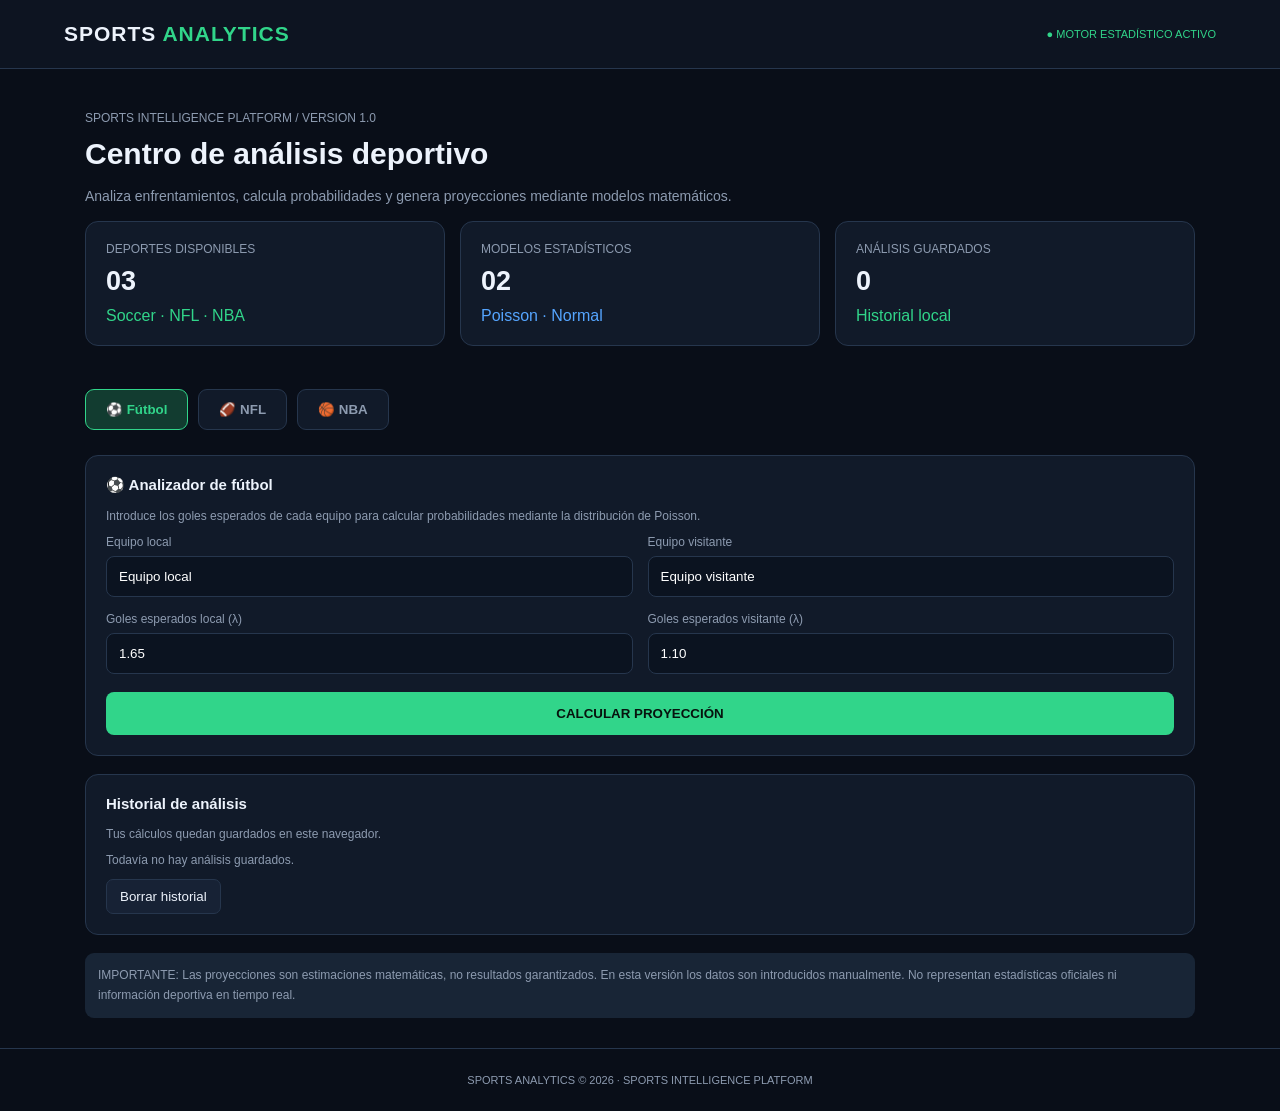
<file: index.html>
<!DOCTYPE html>
<html lang="es">
<head>
<meta charset="UTF-8">
<meta name="viewport" content="width=device-width, initial-scale=1.0">
<title>Sports Analytics</title>
<style>
:root {
  --bg:#090e18; --panel:#111a29; --panel2:#172235;
  --line:#26364d; --green:#31d58a; --text:#edf3fc;
  --muted:#8d9bb0; --blue:#55a5ff;
}
*{box-sizing:border-box}
body{
  margin:0;background:var(--bg);color:var(--text);
  font-family:Arial,sans-serif;
}
header{
  padding:22px 5%;border-bottom:1px solid var(--line);
  display:flex;justify-content:space-between;align-items:center;
  background:#0d1421;gap:12px;flex-wrap:wrap;
}
.brand{font-size:21px;font-weight:800;letter-spacing:1px}
.brand span{color:var(--green)}
.status{font-size:11px;color:var(--green)}
.container{max-width:1150px;margin:auto;padding:30px 20px}
h1{font-size:30px;margin:5px 0 10px}
.subtitle{color:var(--muted);font-size:14px;line-height:1.6}
.tabs{display:flex;gap:10px;margin:25px 0;flex-wrap:wrap}
.tab{
  background:var(--panel);border:1px solid var(--line);
  color:var(--muted);padding:12px 20px;border-radius:9px;
  cursor:pointer;font-weight:bold;
}
.tab.active{background:#123c30;color:var(--green);border-color:var(--green)}
.grid{display:grid;grid-template-columns:repeat(3,1fr);gap:15px}
.card{
  background:var(--panel);border:1px solid var(--line);
  padding:20px;border-radius:13px;margin-bottom:18px;
}
.card h3{margin:0 0 15px;font-size:15px}
.metric{font-size:27px;font-weight:bold;margin:10px 0}
.green{color:var(--green)}
.blue{color:var(--blue)}
.muted{color:var(--muted);font-size:12px}
.formgrid{display:grid;grid-template-columns:1fr 1fr;gap:15px}
label{display:block;font-size:12px;color:var(--muted);margin-bottom:7px}
input,select{
  width:100%;background:#0b1320;color:white;
  border:1px solid var(--line);padding:12px;
  border-radius:8px;outline:none;
}
input:focus,select:focus{border-color:var(--green)}
button.primary{
  background:var(--green);color:#07130e;border:0;
  padding:14px 20px;border-radius:8px;
  font-weight:bold;cursor:pointer;width:100%;margin-top:18px;
}
button.secondary{
  background:var(--panel2);color:var(--text);
  border:1px solid var(--line);padding:9px 13px;
  border-radius:7px;cursor:pointer;
}
.results{display:none;margin-top:20px}
.resultrow{
  display:flex;justify-content:space-between;gap:10px;
  border-bottom:1px solid var(--line);padding:13px 0;
}
.bar{height:9px;background:#27364a;border-radius:10px;overflow:hidden;margin-top:8px}
.fill{height:100%;background:var(--green);border-radius:10px}
.history-item{
  border-bottom:1px solid var(--line);padding:13px 0;
  font-size:13px;display:flex;justify-content:space-between;gap:12px;
}
.notice{
  padding:13px;background:#182536;border-radius:9px;
  color:var(--muted);font-size:12px;line-height:1.6;
}
footer{
  border-top:1px solid var(--line);padding:25px;
  text-align:center;color:var(--muted);font-size:11px;
}
@media(max-width:700px){
  .grid{grid-template-columns:1fr}
  .formgrid{grid-template-columns:1fr}
  h1{font-size:25px}
  .container{padding:22px 14px}
}
</style>
</head>
<body>

<header>
  <div class="brand">SPORTS <span>ANALYTICS</span></div>
  <div class="status">● MOTOR ESTADÍSTICO ACTIVO</div>
</header>

<main class="container">
  <p class="muted">SPORTS INTELLIGENCE PLATFORM / VERSION 1.0</p>
  <h1>Centro de análisis deportivo</h1>
  <p class="subtitle">
    Analiza enfrentamientos, calcula probabilidades y genera
    proyecciones mediante modelos matemáticos.
  </p>

  <div class="grid">
    <div class="card">
      <div class="muted">DEPORTES DISPONIBLES</div>
      <div class="metric">03</div>
      <div class="green">Soccer · NFL · NBA</div>
    </div>
    <div class="card">
      <div class="muted">MODELOS ESTADÍSTICOS</div>
      <div class="metric">02</div>
      <div class="blue">Poisson · Normal</div>
    </div>
    <div class="card">
      <div class="muted">ANÁLISIS GUARDADOS</div>
      <div class="metric" id="savedCount">0</div>
      <div class="green">Historial local</div>
    </div>
  </div>

  <div class="tabs">
    <button class="tab active" onclick="changeSport('soccer',this)">⚽ Fútbol</button>
    <button class="tab" onclick="changeSport('nfl',this)">🏈 NFL</button>
    <button class="tab" onclick="changeSport('nba',this)">🏀 NBA</button>
  </div>

  <section class="card">
    <h3 id="analysisTitle">⚽ Analizador de fútbol</h3>
    <p class="muted" id="analysisDescription">
      Introduce los goles esperados de cada equipo para calcular
      probabilidades mediante la distribución de Poisson.
    </p>

    <div class="formgrid">
      <div>
        <label>Equipo local</label>
        <input id="home" value="Equipo local" maxlength="45">
      </div>
      <div>
        <label>Equipo visitante</label>
        <input id="away" value="Equipo visitante" maxlength="45">
      </div>
      <div>
        <label id="homeLabel">Goles esperados local (λ)</label>
        <input id="homeMean" type="number" min="0.01" max="15"
          step="0.01" value="1.65">
      </div>
      <div>
        <label id="awayLabel">Goles esperados visitante (λ)</label>
        <input id="awayMean" type="number" min="0.01" max="15"
          step="0.01" value="1.10">
      </div>
      <div id="sdHomeBox" style="display:none">
        <label>Desviación estándar local</label>
        <input id="sdHome" type="number" min="0.1" max="100"
          step="0.1" value="12">
      </div>
      <div id="sdAwayBox" style="display:none">
        <label>Desviación estándar visitante</label>
        <input id="sdAway" type="number" min="0.1" max="100"
          step="0.1" value="12">
      </div>
    </div>

    <button class="primary" onclick="analyze()">CALCULAR PROYECCIÓN</button>

    <div class="results" id="results">
      <div class="card" style="background:#0b1421;margin-top:20px">
        <div class="muted">RESULTADO DEL MODELO</div>
        <h3 id="resultTitle" style="margin-top:12px"></h3>
        <div class="metric green" id="resultScore"></div>
        <div class="muted" id="resultSubtitle"></div>
      </div>

      <h3>Probabilidades calculadas</h3>
      <div id="probabilities"></div>

      <div class="notice" id="modelNote"></div>
      <div class="card" style="background:#0b1421;margin-top:15px">
  <h3>SIMULACIÓN MONTE CARLO</h3>
  <div class="metric green" id="simCount">10,000</div>
  <p class="muted">Escenarios simulados por enfrentamiento</p>
  <div id="simulation"></div>
</div>
      <button class="secondary" onclick="saveAnalysis()">GUARDAR ANÁLISIS</button>
    </div>
  </section>

  <section class="card">
    <h3>Historial de análisis</h3>
    <p class="muted">Tus cálculos quedan guardados en este navegador.</p>
    <div id="history"></div>
    <button class="secondary" onclick="clearHistory()">Borrar historial</button>
  </section>

  <div class="notice">
    IMPORTANTE: Las proyecciones son estimaciones matemáticas,
    no resultados garantizados. En esta versión los datos son
    introducidos manualmente. No representan estadísticas
    oficiales ni información deportiva en tiempo real.
  </div>
</main>

<footer>
  SPORTS ANALYTICS © 2026 · SPORTS INTELLIGENCE PLATFORM
</footer>

<script>

let sport = "soccer";
let lastAnalysis = null;
const SIMULATIONS = 10000;

function changeSport(value,button){
  sport=value;
  document.querySelectorAll(".tab").forEach(
    b=>b.classList.remove("active")
  );
  button.classList.add("active");

  const soccer=sport==="soccer";

  document.getElementById("analysisTitle").textContent=
    soccer?"⚽ Analizador de fútbol":
    sport==="nfl"?"🏈 Analizador NFL":"🏀 Analizador NBA";

  document.getElementById("analysisDescription").textContent=
    soccer
    ?"Modelo Poisson y simulación Monte Carlo de goles."
    :"Modelo normal y simulación Monte Carlo de puntos.";

  document.getElementById("homeLabel").textContent=
    soccer?"Goles esperados local (λ)":"Puntos esperados local";

  document.getElementById("awayLabel").textContent=
    soccer?"Goles esperados visitante (λ)":"Puntos esperados visitante";

  document.getElementById("sdHomeBox").style.display=
    soccer?"none":"block";
  document.getElementById("sdAwayBox").style.display=
    soccer?"none":"block";

  document.getElementById("homeMean").value=
    soccer?1.65:sport==="nfl"?24:112;
  document.getElementById("awayMean").value=
    soccer?1.10:sport==="nfl"?20:108;

  document.getElementById("results").style.display="none";
}

function poisson(lambda,k){
  let p=Math.exp(-lambda);
  for(let i=1;i<=k;i++)p*=lambda/i;
  return p;
}

function erf(x){
  const sign=x<0?-1:1;
  x=Math.abs(x);
  const t=1/(1+0.3275911*x);
  const y=1-(((((1.061405429*t-1.453152027)*t)
    +1.421413741)*t-0.284496736)*t
    +0.254829592)*t*Math.exp(-x*x);
  return sign*y;
}

function normalCDF(x){
  return 0.5*(1+erf(x/Math.sqrt(2)));
}

// Generador de números normales: Box-Muller
function randomNormal(mean,sd){
  let u=0,v=0;
  while(u===0)u=Math.random();
  while(v===0)v=Math.random();

  const z=Math.sqrt(-2*Math.log(u))*Math.cos(2*Math.PI*v);
  return mean+sd*z;
}

// Generador de goles mediante Poisson
function randomPoisson(lambda){
  const limit=Math.exp(-lambda);
  let product=1;
  let k=0;

  do{
    k++;
    product*=Math.random();
  }while(product>limit);

  return k-1;
}

// Motor Monte Carlo
function monteCarlo(a,b,sdA,sdB){
  let winsA=0,winsB=0,draws=0;
  let totalA=0,totalB=0;
  let scoreFrequency={};

  for(let i=0;i<SIMULATIONS;i++){
    let scoreA,scoreB;

    if(sport==="soccer"){
      scoreA=randomPoisson(a);
      scoreB=randomPoisson(b);
    }else{
      scoreA=Math.max(0,Math.round(randomNormal(a,sdA)));
      scoreB=Math.max(0,Math.round(randomNormal(b,sdB)));
    }

    totalA+=scoreA;
    totalB+=scoreB;

    if(scoreA>scoreB)winsA++;
    else if(scoreA<scoreB)winsB++;
    else draws++;

    const key=scoreA+" - "+scoreB;
    scoreFrequency[key]=(scoreFrequency[key]||0)+1;
  }

  const sortedScores=Object.entries(scoreFrequency)
    .sort((x,y)=>y[1]-x[1]);

  return {
    winsA:100*winsA/SIMULATIONS,
    winsB:100*winsB/SIMULATIONS,
    draws:100*draws/SIMULATIONS,
    avgA:totalA/SIMULATIONS,
    avgB:totalB/SIMULATIONS,
    mostFrequent:sortedScores[0][0],
    frequency:sortedScores[0][1]*100/SIMULATIONS
  };
}

function displaySimulation(result,home,away){
  const rows=[
    {name:"Victoria "+home,value:result.winsA},
    ...(sport==="soccer"?[{name:"Empate",value:result.draws}]:[]),
    {name:"Victoria "+away,value:result.winsB}
  ];

  document.getElementById("simulation").innerHTML=`
    <div class="resultrow">
      <span>Simulaciones realizadas</span>
      <strong class="green">10,000</strong>
    </div>
    ${rows.map(r=>`
      <div style="margin:13px 0">
        <div class="resultrow">
          <span>${r.name}</span>
          <strong>${r.value.toFixed(2)}%</strong>
        </div>
        <div class="bar">
          <div class="fill" style="width:${r.value}%"></div>
        </div>
      </div>
    `).join("")}
    <div class="resultrow">
      <span>Promedio ${home}</span>
      <strong>${result.avgA.toFixed(2)}</strong>
    </div>
    <div class="resultrow">
      <span>Promedio ${away}</span>
      <strong>${result.avgB.toFixed(2)}</strong>
    </div>
    <div class="resultrow">
      <span>Marcador más frecuente</span>
      <strong class="green">${result.mostFrequent}</strong>
    </div>
    <div class="resultrow">
      <span>Frecuencia del marcador</span>
      <strong>${result.frequency.toFixed(2)}%</strong>
    </div>
  `;
}

function analyze(){
  const home=document.getElementById("home").value.trim();
  const away=document.getElementById("away").value.trim();
  const a=Number(document.getElementById("homeMean").value);
  const b=Number(document.getElementById("awayMean").value);

  if(!home||!away||home.toLowerCase()===away.toLowerCase()){
    alert("Introduce dos equipos diferentes.");
    return;
  }

  const max=sport==="soccer"?15:300;

  if(!Number.isFinite(a)||!Number.isFinite(b)||
     a<=0||b<=0||a>max||b>max){
    alert("Introduce valores válidos.");
    return;
  }

  let sdA=0,sdB=0;

  if(sport!=="soccer"){
    sdA=Number(document.getElementById("sdHome").value);
    sdB=Number(document.getElementById("sdAway").value);

    if(!Number.isFinite(sdA)||!Number.isFinite(sdB)||
       sdA<=0||sdB<=0||sdA>100||sdB>100){
      alert("Introduce desviaciones estándar válidas.");
      return;
    }
  }

  let rows=[];
  let score="";
  let note="";

  if(sport==="soccer"){
    let winA=0,draw=0,winB=0,best=-1;
    let bestScore="";

    for(let i=0;i<=12;i++){
      for(let j=0;j<=12;j++){
        const p=poisson(a,i)*poisson(b,j);

        if(i>j)winA+=p;
        else if(i===j)draw+=p;
        else winB+=p;

        if(p>best){
          best=p;
          bestScore=i+" - "+j;
        }
      }
    }

    let under25=0,bothScore=0;

    for(let i=0;i<=12;i++){
      for(let j=0;j<=12;j++){
        const p=poisson(a,i)*poisson(b,j);

        if(i+j<=2)under25+=p;
        if(i>0&&j>0)bothScore+=p;
      }
    }

    rows=[
      {name:"Victoria "+home,value:winA*100},
      {name:"Empate",value:draw*100},
      {name:"Victoria "+away,value:winB*100},
      {name:"Más de 2.5 goles",value:(1-under25)*100},
      {name:"Menos de 2.5 goles",value:under25*100},
      {name:"Ambos equipos marcan",value:bothScore*100}
    ];

    score=bestScore;
    note="Modelo Poisson independiente. Goles esperados: "+
      home+" "+a+" / "+away+" "+b+".";
  }else{
    const combinedSD=Math.sqrt(sdA*sdA+sdB*sdB);
    const p=normalCDF((a-b)/combinedSD);

    rows=[
      {name:"Victoria "+home,value:p*100},
      {name:"Victoria "+away,value:(1-p)*100}
    ];

    score=a.toFixed(1)+" - "+b.toFixed(1);

    note="Modelo normal de diferencia de puntos. "+
      "Desviación estándar combinada: "+
      combinedSD.toFixed(2)+".";
  }

  const simulation=monteCarlo(a,b,sdA,sdB);

  document.getElementById("resultTitle").textContent=
    home+" vs "+away;

  document.getElementById("resultScore").textContent=score;

  document.getElementById("resultSubtitle").textContent=
    "Proyección matemática inicial";

  document.getElementById("probabilities").innerHTML=
    rows.map(r=>`
      <div style="margin:15px 0">
        <div class="resultrow">
          <span>${r.name}</span>
          <strong>${r.value.toFixed(2)}%</strong>
        </div>
        <div class="bar">
          <div class="fill" style="width:${Math.min(100,Math.max(0,r.value))}%"></div>
        </div>
      </div>
    `).join("");

  document.getElementById("modelNote").textContent=note;

  displaySimulation(simulation,home,away);

  document.getElementById("results").style.display="block";

  lastAnalysis={
    sport,home,away,score,
    date:new Date().toLocaleString("es-MX"),
    probabilities:rows,
    simulation
  };
}

function getHistory(){
  try{
    return JSON.parse(
      localStorage.getItem("sportsHistory")||"[]"
    );
  }catch(e){
    return [];
  }
}

function saveAnalysis(){
  if(!lastAnalysis)return;

  const history=getHistory();
  history.unshift(lastAnalysis);

  localStorage.setItem(
    "sportsHistory",
    JSON.stringify(history.slice(0,50))
  );

  renderHistory();
  alert("Análisis guardado correctamente.");
}

function renderHistory(){
  const history=getHistory();

  document.getElementById("savedCount").textContent=
    history.length;

  document.getElementById("history").innerHTML=
    history.length
    ?history.map(x=>`
      <div class="history-item">
        <span>
          <strong>${x.home} vs ${x.away}</strong>
          <br>
          <span class="muted">
            ${x.sport.toUpperCase()} · ${x.date}
          </span>
        </span>
        <strong class="green">${x.score}</strong>
      </div>
    `).join("")
    :'<p class="muted">Todavía no hay análisis guardados.</p>';
}

function clearHistory(){
  if(confirm("¿Borrar todos los análisis guardados?")){
    localStorage.removeItem("sportsHistory");
    renderHistory();
  }
}

renderHistory();

</script>
</body>
</html>
</file>
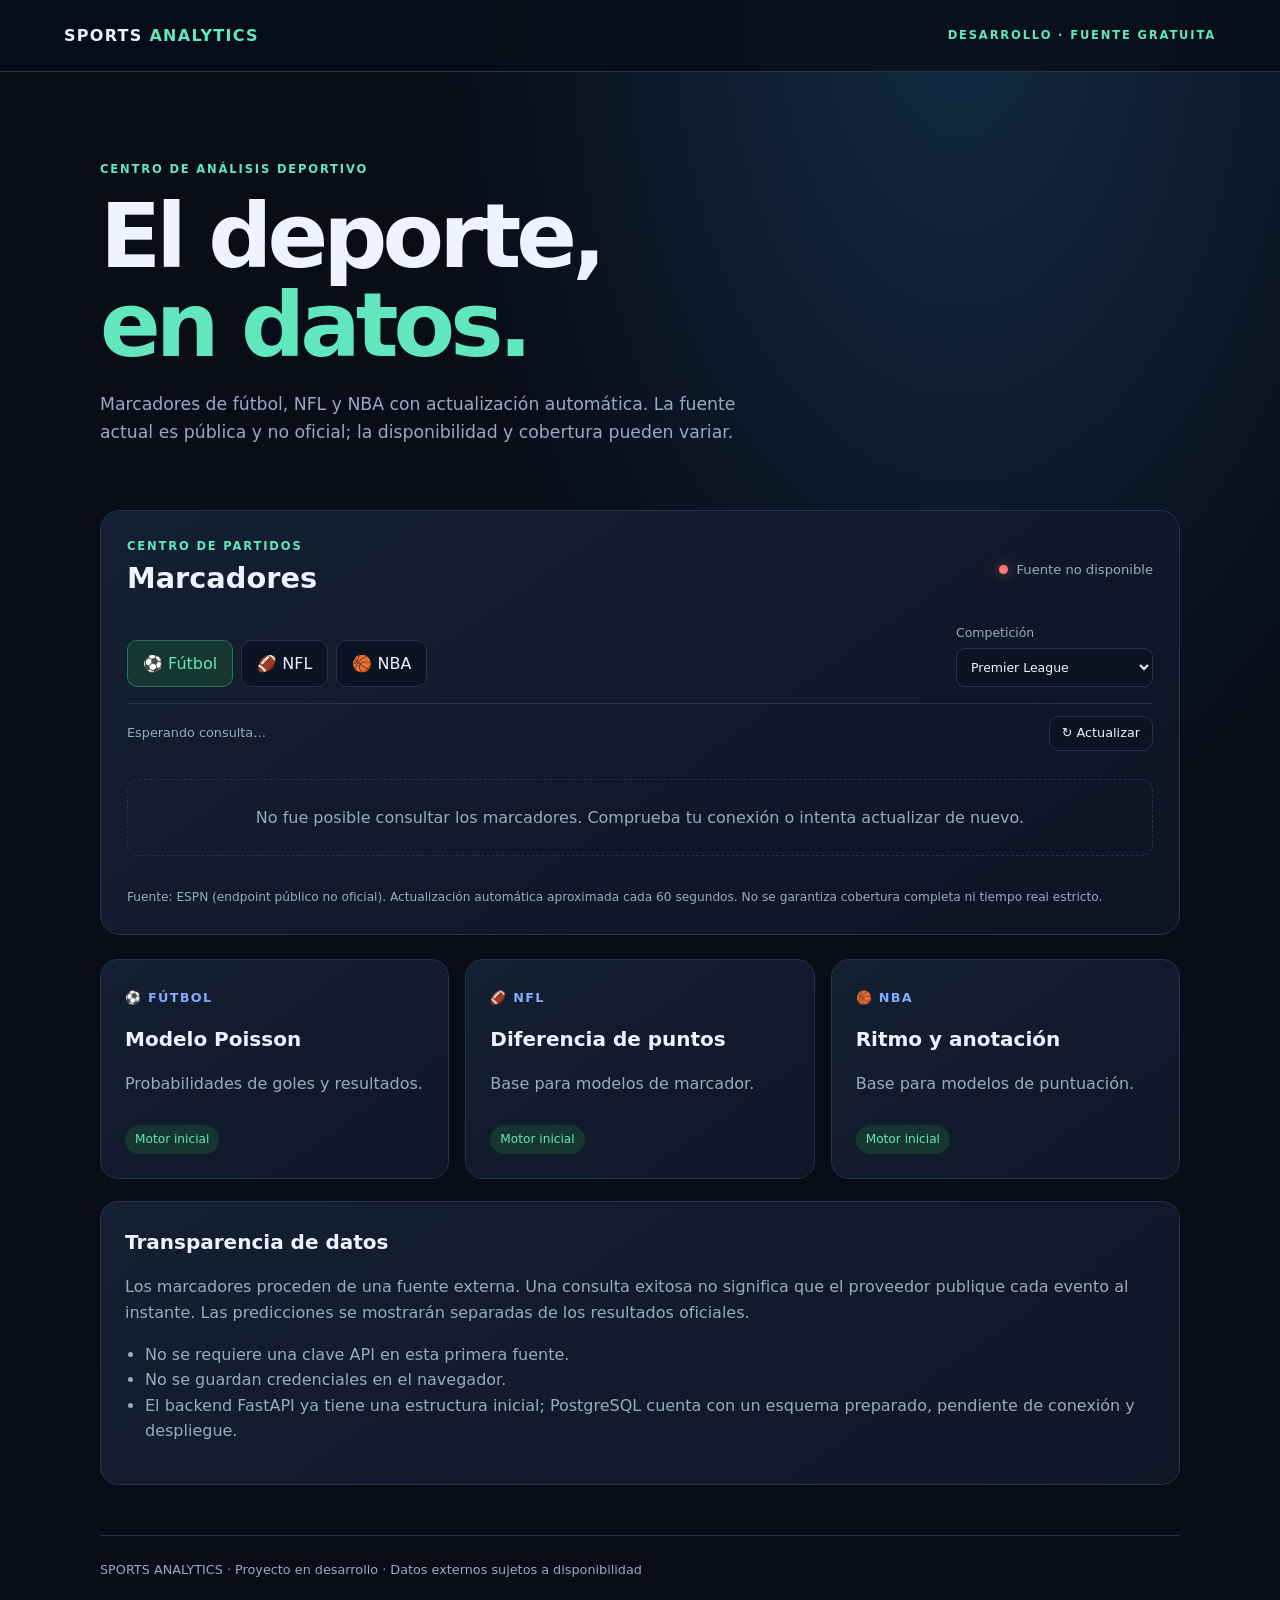
<file: frontend/index.html>
<!doctype html>
<html lang="es">
<head>
  <meta charset="utf-8">
  <meta name="viewport" content="width=device-width, initial-scale=1">
  <meta name="description" content="SPORTS ANALYTICS: marcadores y análisis estadístico de fútbol, NFL y NBA.">
  <title>SPORTS ANALYTICS</title>
  <link rel="stylesheet" href="./css/styles.css">
</head>
<body>
  <header class="topbar">
    <a class="brand" href="./index.html">SPORTS <span>ANALYTICS</span></a>
    <span class="environment">DESARROLLO · FUENTE GRATUITA</span>
  </header>
  <main class="shell">
    <section class="intro">
      <p class="eyebrow">CENTRO DE ANÁLISIS DEPORTIVO</p>
      <h1>El deporte,<br><span>en datos.</span></h1>
      <p class="lead">Marcadores de fútbol, NFL y NBA con actualización automática. La fuente actual es pública y no oficial; la disponibilidad y cobertura pueden variar.</p>
    </section>
    <section class="live-panel" aria-labelledby="scores-title">
      <div class="section-heading">
        <div><p class="eyebrow">CENTRO DE PARTIDOS</p><h2 id="scores-title">Marcadores</h2></div>
        <div class="feed-state"><span id="feed-dot" class="feed-dot"></span><span id="feed-status" role="status">Conectando…</span></div>
      </div>
      <div class="toolbar">
        <div class="sport-tabs" role="group" aria-label="Seleccionar deporte">
          <button class="sport-tab active" data-sport="soccer" type="button">⚽ Fútbol</button>
          <button class="sport-tab" data-sport="nfl" type="button">🏈 NFL</button>
          <button class="sport-tab" data-sport="nba" type="button">🏀 NBA</button>
        </div>
        <label id="league-wrap" class="league-wrap">Competición
          <select id="league-select">
            <option value="eng.1">Premier League</option><option value="esp.1">LaLiga</option>
            <option value="mex.1">Liga MX</option><option value="usa.1">MLS</option>
            <option value="uefa.champions">UEFA Champions League</option>
          </select>
        </label>
      </div>
      <div class="score-meta"><span id="updated-at">Esperando consulta…</span><button id="refresh-button" class="refresh-button" type="button">↻ Actualizar</button></div>
      <div id="score-list" class="score-list" aria-live="polite"><p class="empty-state">Consultando marcadores…</p></div>
      <p class="source-note">Fuente: ESPN (endpoint público no oficial). Actualización automática aproximada cada 60 segundos. No se garantiza cobertura completa ni tiempo real estricto.</p>
    </section>
    <section class="status-grid" aria-label="Motores matemáticos">
      <article class="status-card"><span class="sport">⚽ FÚTBOL</span><h2>Modelo Poisson</h2><p>Probabilidades de goles y resultados.</p><span class="tag ready">Motor inicial</span></article>
      <article class="status-card"><span class="sport">🏈 NFL</span><h2>Diferencia de puntos</h2><p>Base para modelos de marcador.</p><span class="tag ready">Motor inicial</span></article>
      <article class="status-card"><span class="sport">🏀 NBA</span><h2>Ritmo y anotación</h2><p>Base para modelos de puntuación.</p><span class="tag ready">Motor inicial</span></article>
    </section>
    <section class="notice">
      <h2>Transparencia de datos</h2>
      <p>Los marcadores proceden de una fuente externa. Una consulta exitosa no significa que el proveedor publique cada evento al instante. Las predicciones se mostrarán separadas de los resultados oficiales.</p>
      <ul><li>No se requiere una clave API en esta primera fuente.</li><li>No se guardan credenciales en el navegador.</li><li>El backend FastAPI ya tiene una estructura inicial; PostgreSQL cuenta con un esquema preparado, pendiente de conexión y despliegue.</li></ul>
    </section>
    <footer>SPORTS ANALYTICS · Proyecto en desarrollo · Datos externos sujetos a disponibilidad</footer>
  </main>
  <script type="module" src="./js/app.js"></script>
</body>
</html>
</file>
<file: frontend/css/styles.css>
:root{color-scheme:dark;--bg:#080d18;--panel:#111a2b;--line:#26334a;--text:#edf3ff;--muted:#9aa9c2;--accent:#62e6bd;--blue:#82aaff}*{box-sizing:border-box}body{margin:0;background:radial-gradient(ellipse at 75% 0%,#142b42 0,transparent 38%),var(--bg);color:var(--text);font:16px/1.6 Inter,ui-sans-serif,system-ui,-apple-system,"Segoe UI",sans-serif}.topbar{height:72px;padding:0 max(5vw,22px);display:flex;align-items:center;justify-content:space-between;border-bottom:1px solid var(--line);background:#080d18d9}.brand{color:var(--text);font-weight:900;letter-spacing:.08em;text-decoration:none}.brand span{color:var(--accent)}.environment,.eyebrow{font-size:.72rem;letter-spacing:.16em;color:var(--accent);font-weight:800}.shell{width:min(1080px,90%);margin:0 auto}.intro{padding:76px 0 42px}.intro h1{font-size:clamp(2.8rem,7vw,5.6rem);line-height:.99;letter-spacing:-.055em;margin:14px 0 22px}.intro h1 span{color:var(--accent)}.lead{max-width:660px;color:var(--muted);font-size:1.08rem}.status-grid{display:grid;grid-template-columns:repeat(3,minmax(0,1fr));gap:16px}.status-card,.notice{background:linear-gradient(145deg,#141f32,#0f1727);border:1px solid var(--line);border-radius:18px;padding:24px}.sport{font-size:.8rem;color:var(--blue);font-weight:800;letter-spacing:.1em}.status-card h2,.notice h2{margin:14px 0 5px;font-size:1.25rem}.status-card p,.notice p,.notice li{color:var(--muted)}.tag{display:inline-block;margin-top:12px;padding:5px 10px;border-radius:999px;background:#15372f;color:var(--accent);font-size:.76rem}.notice{margin:22px 0 50px}.notice h2{margin-top:0}.notice ul{padding-left:20px}footer{padding:24px 0 36px;border-top:1px solid var(--line);color:var(--muted);font-size:.8rem}@media(max-width:760px){.status-grid{grid-template-columns:1fr}.intro{padding-top:54px}.environment{font-size:.6rem}}

.live-panel{margin:4px 0 24px;padding:26px;background:linear-gradient(145deg,#141f32,#0d1524);border:1px solid var(--line);border-radius:20px}.section-heading{display:flex;align-items:center;justify-content:space-between;gap:16px}.section-heading h2{margin:0;font-size:1.8rem}.section-heading .eyebrow{margin:0}.feed-state{display:flex;align-items:center;gap:9px;color:var(--muted);font-size:.82rem}.feed-dot{width:9px;height:9px;border-radius:50%;background:var(--accent);box-shadow:0 0 12px #62e6bd88}.feed-dot.error{background:#ff7373;box-shadow:0 0 12px #ff737388}.toolbar{display:flex;justify-content:space-between;align-items:end;gap:16px;margin:22px 0 16px}.sport-tabs{display:flex;flex-wrap:wrap;gap:8px}.sport-tab,.refresh-button{border:1px solid var(--line);border-radius:10px;background:#0b1423;color:var(--text);padding:10px 15px;font:inherit;cursor:pointer}.sport-tab.active{background:#15372f;border-color:#2b755f;color:var(--accent)}.league-wrap{display:grid;gap:5px;color:var(--muted);font-size:.78rem}.league-wrap select{min-width:190px;padding:10px;border:1px solid var(--line);border-radius:9px;background:#0b1423;color:var(--text);font:inherit}.score-meta{display:flex;justify-content:space-between;align-items:center;padding:12px 0;border-top:1px solid var(--line);color:var(--muted);font-size:.8rem}.refresh-button{padding:6px 12px;font-size:.8rem}.refresh-button:disabled{opacity:.5;cursor:wait}.score-list{display:grid;grid-template-columns:repeat(2,minmax(0,1fr));gap:12px}.score-card{padding:16px;border:1px solid var(--line);border-radius:13px;background:#0b1423}.score-card-top{display:flex;justify-content:space-between;gap:10px;margin-bottom:13px}.match-state,.match-date{font-size:.72rem;color:var(--muted)}.match-state.live{color:var(--accent);font-weight:800}.matchup{display:flex;justify-content:space-between;gap:15px;align-items:center}.teams,.scores{display:grid;gap:7px}.scores{text-align:right;font-size:1.15rem;font-weight:850;font-variant-numeric:tabular-nums}.team-name{font-size:.92rem}.empty-state{grid-column:1/-1;padding:25px;text-align:center;color:var(--muted);border:1px dashed var(--line);border-radius:12px}.source-note{margin:16px 0 0;color:var(--muted);font-size:.76rem}.notice{margin-top:22px}
@media(max-width:760px){.score-list{grid-template-columns:1fr}.toolbar{align-items:stretch;flex-direction:column}.league-wrap select{width:100%}.section-heading{align-items:flex-start;flex-direction:column}.score-card-top{flex-direction:column;gap:3px}}
</file>
